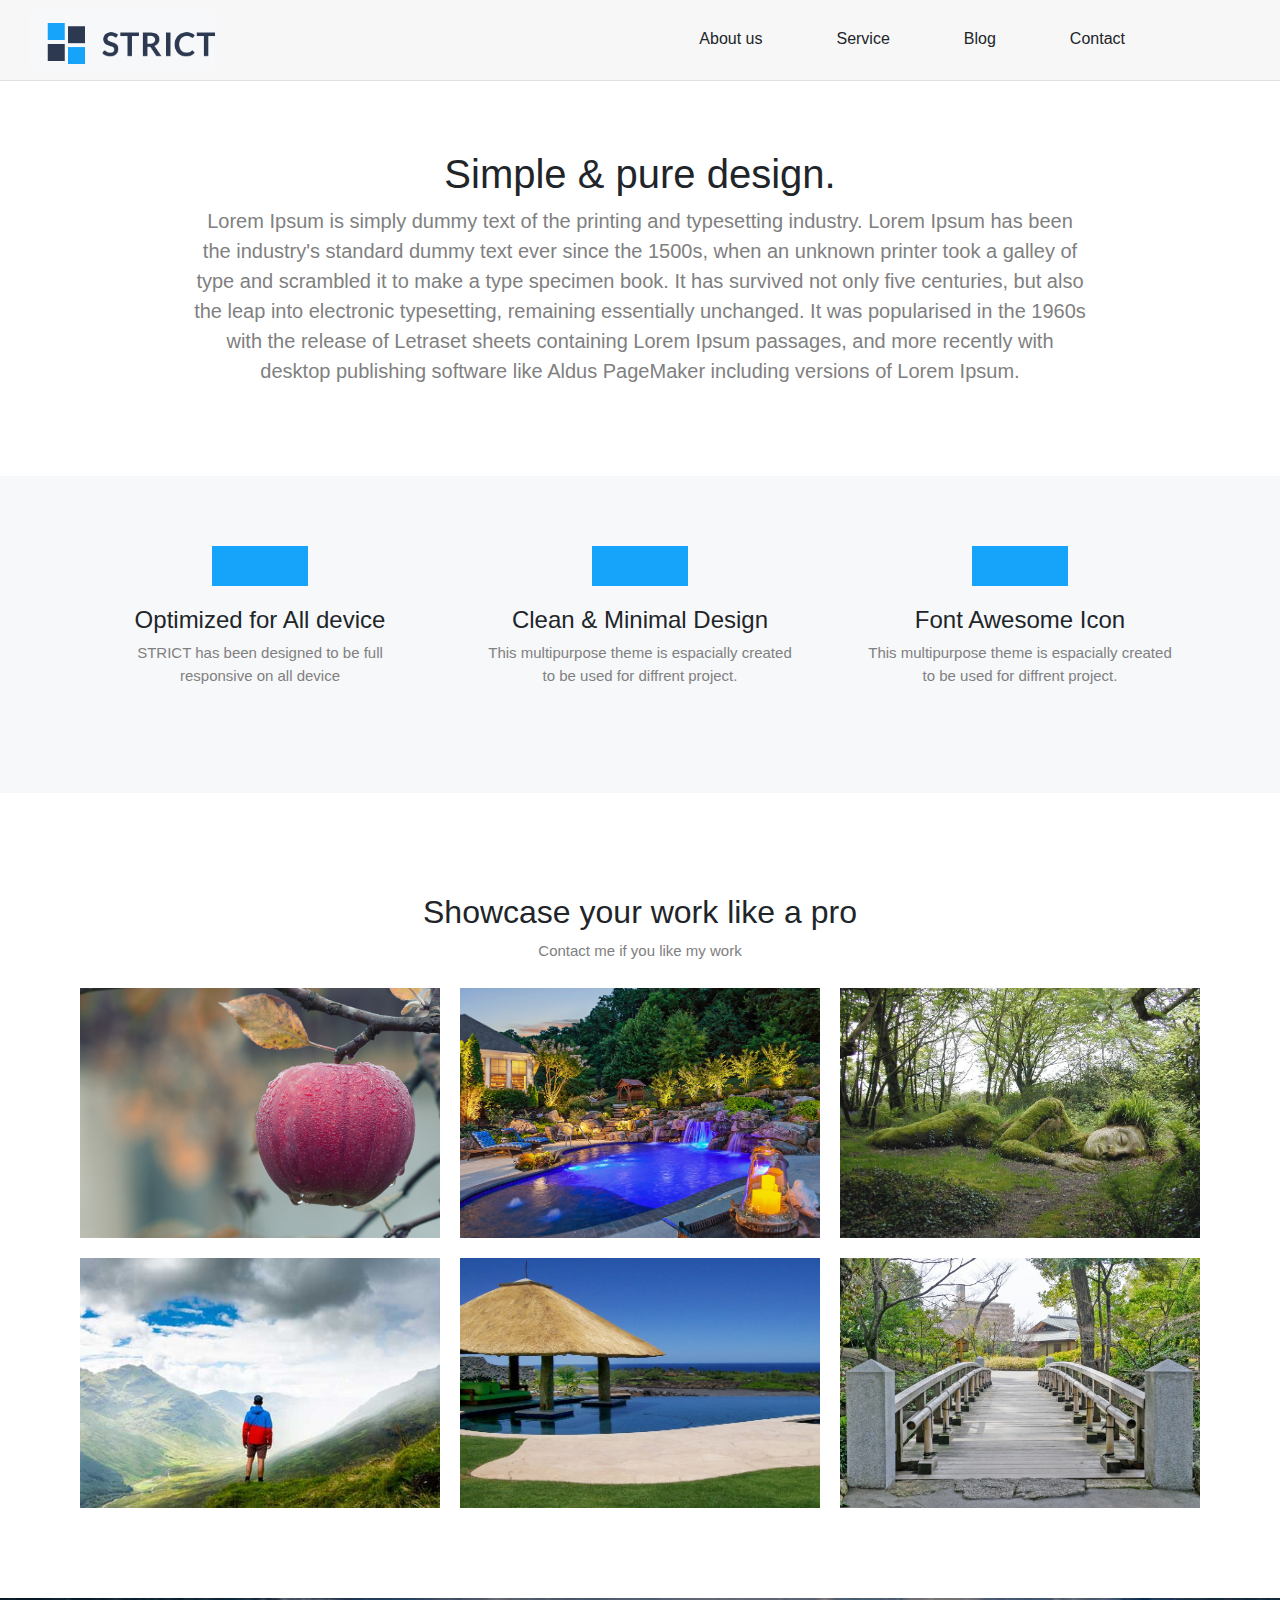
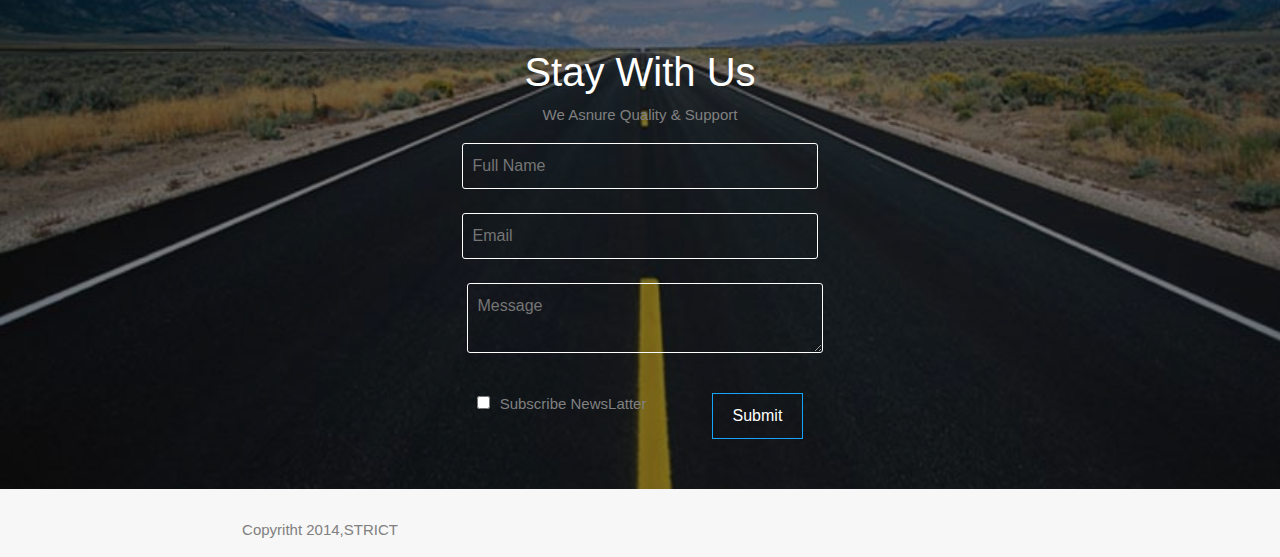
<file: html css and Bootstrap excersie/index.html>
<html>
<head>
	<meta charset="utf-8">
	<meta name="viewport" content="width=device-width, initial-scale=1">
	<link  rel="StyleSheet" href="./css/style.css">
	<link rel="stylesheet" href="https://maxcdn.bootstrapcdn.com/bootstrap/4.2.1/css/bootstrap.min.css">
	<link rel="stylesheet" href="https://use.fontawesome.com/releases/v5.6.3/css/all.css" integrity="sha384-UHRtZLI+pbxtHCWp1t77Bi1L4ZtiqrqD80Kn4Z8NTSRyMA2Fd33n5dQ8lWUE00s/" crossorigin="anonymous">  	
	<script src="https://ajax.googleapis.com/ajax/libs/jquery/3.3.1/jquery.min.js"></script>
  	<script src="https://cdnjs.cloudflare.com/ajax/libs/popper.js/1.14.6/umd/popper.min.js"></script>
  	<script src="https://maxcdn.bootstrapcdn.com/bootstrap/4.2.1/js/bootstrap.min.js"></script>
  	<script>
  	$(document).ready(function(){
  		$("#gridbtn").click(function(){
   			 $("#menudiv").slideToggle("fast");
  			});
  		
		});
  	</script>
</head>
<body>


<div id="header">
	<div id="logodiv" >
		<img src="./image/logo.png" height="60">	
	</div>
	<div id="gridbtn">
		<span style="font-size: 3em;" id="btn">
			<i class="fas fa-align-justify"></i>
		</span>
	</div>
	<div id="menudiv">
		<ul id="menulist" style="margin:0px;paddding:0px;">
			<li id="aboutus-item1">About us</li>	
			<li id="service-item2">Service
				<ul id="service-submenu">
					<li>Service Menu1</li>
					<li>Service Menu2</li>
					<li>Service Menu3</li>
					<li>Service Menu4</li>	
				</ul>
			</li>
			<li id="blog-item3">Blog</li>
			<li id="contact-item2">Contact</li>			
		</ul>

	</div>
	
</div>



<div id="inro" style="padding-top:150px;text-align:center;">
	<div class="container">
	<h1>Simple & pure design.</h1>	
	<div class="col-lg-10 col-md-10 col-sm-12 col-xs-12" style="margin:0px auto;">  
	<p  style="font-size:20px;color:gray;">Lorem Ipsum is simply dummy text of the printing and typesetting industry. Lorem Ipsum has been the industry's standard dummy text ever since the 1500s, when 		an unknown printer took a galley of type and scrambled it to make a type specimen book. It has survived not only five centuries, but also the leap into electronic typesetting, remaining 		essentially unchanged. It was popularised  in the 1960s with the release of Letraset sheets containing Lorem Ipsum passages, and more recently with desktop publishing software like Aldus PageMaker 		including versions of Lorem Ipsum.
	</p> 
</div>
</div>





<div id="service">
	<div class="container">
  		<div class="row">
   			 <div class="col-lg-4 col-md-4 col-sm-12 col-xs-12 servicebox" >
				<div class="servicelogo" style="margin:0px auto;">
					<span style="font-size:3em;color:white;" id="btn">
						<i class="fas fa-mobile-alt"></i>
					</span>
				</div>
				<div class="service-contain">
					<h4>Optimized for All device</h4>
					<p  style="font-size:15px;color:gray;">
						STRICT has been designed to be full<br/>
						responsive on all device
					</p>
				</div>
							
		
			</div>
   			 <div class="col-lg-4 col-md-4 col-sm-12 col-xs-12  servicebox" >
				<div class="servicelogo" style="margin:0px auto;">
						<span style="font-size:3em;color:white;" id="btn">
							<i class="fas fa-paper-plane"></i>
						</span>
				</div>
				<div class="service-contain">
					<h4>Clean & Minimal Design</h4>
					<p  style="font-size:15px;color:gray;">
						This multipurpose theme is espacially created<br/>
						to be used for diffrent project. 
					</p>
				</div>
				

			</div>
    			<div class="col-lg-4 col-md-4 col-sm-12 col-xs-12  servicebox" >
				<div class="servicelogo" style="margin:0px auto;">
							<span style="font-size:3em;color:white;" id="btn">
								<i class="fas fa-bullhorn"></i>
							</span>
					</div>
					<div class="service-contain">
						<h4>Font Awesome Icon</h4>
						<p  style="font-size:15px;color:gray;">
							This multipurpose theme is espacially created<br/>
							to be used for diffrent project. 
						</p>
					</div>
			
		
			</div>
  		</div>
	</div>

</div>




<div id="gallary" style="margin-top:100px;">
	
  			<div  class="col-lg-12 col-md-12 col-sm-12 col-xs-12 " >			
				<h2 style="text-align:center;">Showcase your work like a pro</h2>
				<p  style="font-size:15px;color:gray;">Contact me if you like my work</p>
			</div>		
		
		<div class="container">
			<div class="row">
				<div class="col-lg-4 col-md-4 col-sm-12 col-xs-12" style="padding:10px;"  >
					<div class="imagebox" style="background:url('image/img.jpg');background-position:center;background-size:cover;width:100%;height:250px;">
							<div class="imageoverlay">
										<br/><br/><br/><br/>
										<span style="font-size:1em;color:white;border:1px solid;padding:10px;margin-right:5px;border-radius:2px;margin-top:2500px;" id="btn">
											<i class="fas fa-search-plus"></i>
										</span>
										<span style="font-size:1em;color:white;border:1px solid;padding:10px;margin-right:5px;border-radius:2px;" id="btn">
											<i class="fas fa-link"></i>
										</span>
									
							</div>
					</div>
				</div>
				
				<div class="col-lg-4 col-md-4 col-sm-12 col-xs-12" style="padding:10px;"  >
					<div class="imagebox" style="background:url('image/img6.jpg');background-position:center;background-size:cover;width:100%;height:250px;">
							<div class="imageoverlay">
										<br/><br/><br/><br/>
										<span style="font-size:1em;color:white;border:1px solid;padding:10px;margin-right:5px;border-radius:2px;margin-top:2500px;" id="btn">
											<i class="fas fa-search-plus"></i>
										</span>
										<span style="font-size:1em;color:white;border:1px solid;padding:10px;margin-right:5px;border-radius:2px;" id="btn">
											<i class="fas fa-link"></i>
										</span>
									
							</div>
					</div>
				</div>
				<div class="col-lg-4 col-md-4 col-sm-12 col-xs-12" style="padding:10px;"  >
					<div class="imagebox" style="background:url('image/img2.jpg');background-position:center;background-size:cover;width:100%;height:250px;">
							<div class="imageoverlay">
										<br/><br/><br/><br/>
										<span style="font-size:1em;color:white;border:1px solid;padding:10px;margin-right:5px;border-radius:2px;margin-top:2500px;" id="btn">
											<i class="fas fa-search-plus"></i>
										</span>
										<span style="font-size:1em;color:white;border:1px solid;padding:10px;margin-right:5px;border-radius:2px;" id="btn">
											<i class="fas fa-link"></i>
										</span>
									
							</div>
					</div>
				</div>
				<div class="col-lg-4 col-md-4 col-sm-12 col-xs-12" style="padding:10px;"  >
					<div class="imagebox" style="background:url('image/img3.jpg');background-position:center;background-size:cover;width:100%;height:250px;">
						<div class="imageoverlay">
										<br/><br/><br/><br/>
										<span style="font-size:1em;color:white;border:1px solid;padding:10px;margin-right:5px;border-radius:2px;margin-top:2500px;" id="btn">
											<i class="fas fa-search-plus"></i>
										</span>
										<span style="font-size:1em;color:white;border:1px solid;padding:10px;margin-right:5px;border-radius:2px;" id="btn">
											<i class="fas fa-link"></i>
										</span>
									
							</div>
					</div>
				</div>
				<div class="col-lg-4 col-md-4 col-sm-12 col-xs-12" style="padding:10px;"  >
					<div class="imagebox" style="background:url('image/img4.jpg');background-position:center;background-size:cover;width:100%;height:250px;">
							<div class="imageoverlay">
										<br/><br/><br/><br/>
										<span style="font-size:1em;color:white;border:1px solid;padding:10px;margin-right:5px;border-radius:2px;margin-top:2500px;" id="btn">
											<i class="fas fa-search-plus"></i>
										</span>
										<span style="font-size:1em;color:white;border:1px solid;padding:10px;margin-right:5px;border-radius:2px;" id="btn">
											<i class="fas fa-link"></i>
										</span>
									
							</div>
					</div>
				</div>
				
				<div class="col-lg-4 col-md-4 col-sm-12 col-xs-12" style="padding:10px;"  >
					<div class="imagebox" style="background:url('image/img7.jpg');background-position:center;background-size:cover;width:100%;height:250px;">
							<div class="imageoverlay">
										<br/><br/><br/><br/>
										<span style="font-size:1em;color:white;border:1px solid;padding:10px;margin-right:5px;border-radius:2px;margin-top:2500px;" id="btn">
											<i class="fas fa-search-plus"></i>
										</span>
										<span style="font-size:1em;color:white;border:1px solid;padding:10px;margin-right:5px;border-radius:2px;" id="btn">
											<i class="fas fa-link"></i>
										</span>
									
							</div>
					</div>
				</div>
				


			</div>
		</div>


</div>




<div id="formdiv">
	<div id="overlay" style="width:100%;background:rgba(0,0,0,0.5);padding-top:50px; padding-bottom:50px;">
		<div class="col-lg-12 col-md-12 col-sm-12 col-xs-12" style="margin:0px auto;text-align: center;" >
			<h1 style="color:white;">Stay With Us</h1>
			<p  style="font-size:15px;color:gray;">We Asnure Quality & Support</p>
		</div>
		<div class="col-lg-4 col-md-4 col-sm-12 col-xs-12" style="margin:0px auto;" >
			<form>
					<input type="text" class="txtcntrl" placeholder="Full Name"><br/><br/>
					<input type="text" class="txtcntrl" placeholder="Email"><br/><br/>
					<textarea  class="txtcntrl"placeholder="Message" style="margin-left:10px;"></textarea><br/><br/>
					
		</div>
		<div class="col-lg-4 col-md-4 col-sm-12 col-xs-12" style="margin:0px auto;text-align:left;" id="btndiv">
		
			<input type="checkbox" name=""><span  style="font-size:15px;margin-left:10px;color:gray;">Subscribe NewsLatter</span>
			<input type="submit" id="submitbtn">
		</div>
		<div style="clear:both;"></div>
	</div>
</div>




<div id="footer">
	
	<div class="row" style="margin:0px;padding:0px;">
		<div class="col-lg-6 col-md-6 col-sm-12 col-xs-12" style="margin:0px;padding-top:30px;">
			<p  style="font-size:15px;color:gray;">Copyritht 2014,STRICT</p>
		</div>
		<div class="col-lg-6 col-md-6 col-sm-12 col-xs-12" style="margin:0px;">
			<span style="font-size:3em;color:#16A4FA;" class="socialmedialink">
				<i class="fab fa-facebook-square"></i>
			</span>
			<span style="font-size:3em;color:#16A4FA;" class="socialmedialink">
				<i class="fab fa-twitter-square"></i>
			</span>
			<span style="font-size:3em;color:#16A4FA;" class="socialmedialink">
				<i class="fab fa-google-plus-square"></i>
			</span>
			<span style="font-size:3em;color:#16A4FA;" class="socialmedialink">
				<i class="fab fa-linkedin"></i>
			</span>
		</div>
	</div>
</div>	



</body>

</html>
</file>
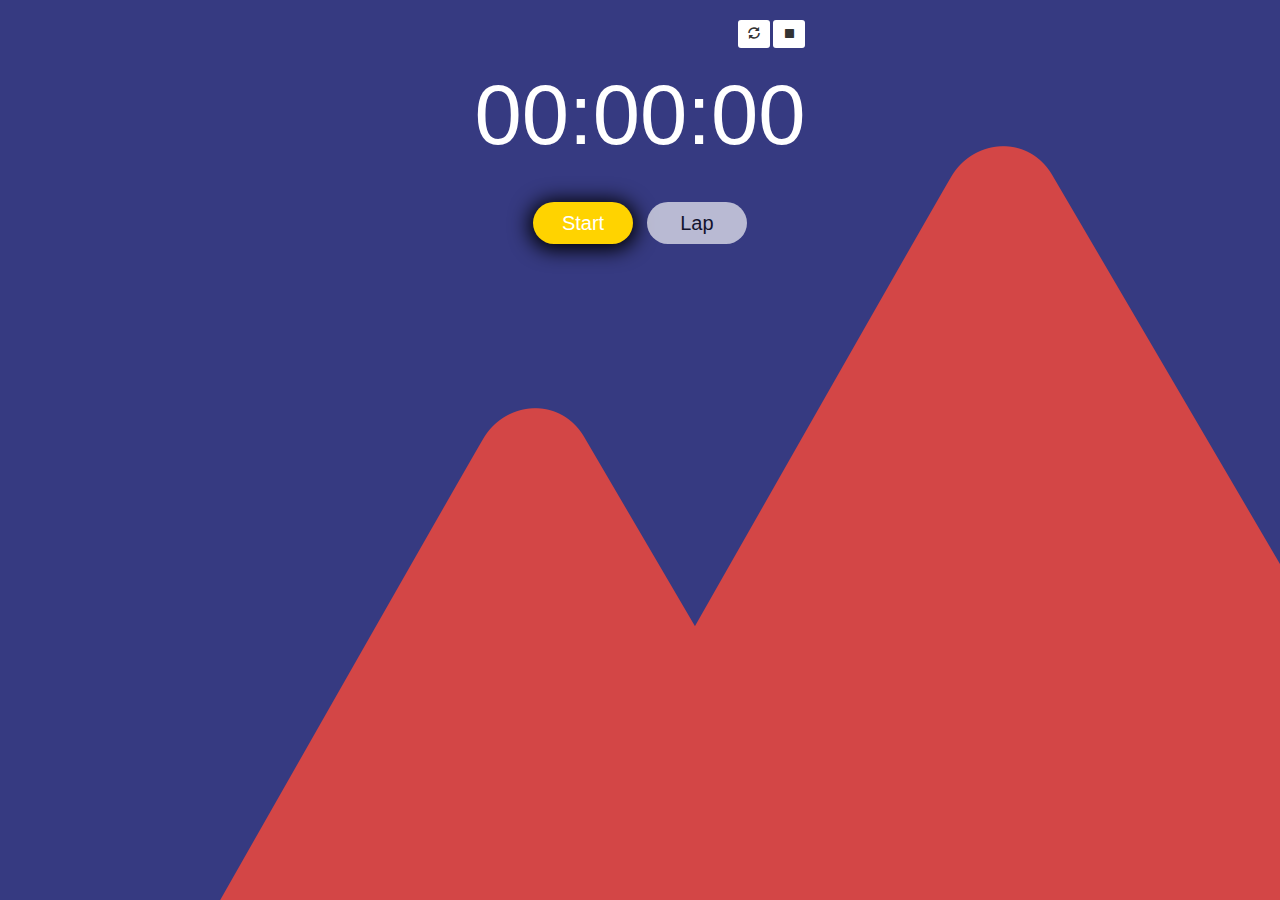
<file: stopwatch/index.html>
<!DOCTYPE html>
<html lang="en">
<head>
  <title>Bootstrap Example</title>
  <meta charset="utf-8">
  <meta name="viewport" content="width=device-width, initial-scale=1">
  <link rel="stylesheet" href="https://maxcdn.bootstrapcdn.com/bootstrap/3.4.0/css/bootstrap.min.css">
  <script src="https://ajax.googleapis.com/ajax/libs/jquery/3.3.1/jquery.min.js"></script>
  <script src="https://maxcdn.bootstrapcdn.com/bootstrap/3.4.0/js/bootstrap.min.js"></script>
	<script>
	var lap=new Array();
		var hour=0;
		var min=0;
		var sec=0;
		var obj={};
		

		function pad2(number) {
				return (number < 10 ? '0' : '') + number
		}
		function incrementsec()
		{

			if(sec >= 59)
			{
				sec=0;
			}
			else
			{
				sec++;
			}
			document.getElementById("sectext").innerHTML=pad2(sec);
		}
		function incrementmin()
		{

			if(min >= 59)
			{
				min=0;
			}
			else{
				if(sec >= 59)
				{
					min++;
				}
			}
				
			document.getElementById("mintext").innerHTML=pad2(min);
		}
		function incrementhour()
		{
			if(hour >= 59)
			{
				hour=0;
			}
			else{
				if(min >= 59)
				{
					hour++;
				}
			}
				
			document.getElementById("hourtext").innerHTML=pad2(hour)
		}
		var time;
		function start()
		{
			time=setInterval(function(){ incrementsec();incrementmin(); incrementhour() }, 1000);
			document.getElementById("lapbtn").disabled = false;
		}
		function stop()
		{
			clearInterval(time);
			
		}
		function reset()
		{
			hour=0;
			min=0;
			sec=0;
			localStorage.setItem("sflag",false);
		
			document.getElementById("hourtext").innerHTML=pad2(hour);
			document.getElementById("mintext").innerHTML=pad2(min);
			document.getElementById("sectext").innerHTML=pad2(sec);

			clearInterval(time);
		}
		var cnt=0;
		function laptime()
		{	
			cnt++;
	
			if(cnt>10)
			{
				alert("Only 10 lap allow");
			}
			else
			{
			
					var div=document.createElement("DIV");
					div.setAttribute("class", "col-lg-12 col-md-12  col-sm-12 col-xs-12"); 
					div.setAttribute("style", "border-left:5px solid;border-color:#FFD300;background:white;margin-top:10px;padding:10px;");			
					var s=document.createElement("SPAN");
							
					
					var s1=document.createElement("SPAN");
					s1.setAttribute("style", "float:right;");			
					
					
					if(lap.length==0)
					{
						time=pad2(hour).toString() + pad2(min).toString() + pad2(sec).toString();
						obj.ctime=time;
						obj.laptime=time;
						//alert(obj.ctime);
						//alert(obj.laptime);
					
						lap.push(obj);
						
						var t = document.createTextNode(pad2(hour) + ":" + pad2(min)+ ":" + pad2(sec));
						var t1 = document.createTextNode(pad2(hour) + ":" + pad2(min)+ ":" + pad2(sec));
						obj = null;
						
						s.appendChild(t);
						s1.appendChild(t1);
					}
					else{
							var ind=lap.length-1;
							var obj1={};
							obj1.ctime=pad2(hour).toString() + pad2(min).toString() + pad2(sec).toString();
							//alert(obj1.ctime);
							var currunttime=parseInt(pad2(hour).toString() +pad2(min).toString() + pad2(sec).toString());
							//alert(currunttime);
							var pasttime=lap[ind].ctime;
							//alert(pasttime);
							var laptime=currunttime-pasttime;
							//alert(laptime);
							if(laptime<100000 && laptime > 100000)
							{
								laptime="0"+laptime; //099999
							}
							else if(laptime<10000 && laptime >= 1000)
							{
								laptime="00"+laptime//009999
							}
							else if(laptime<1000 && laptime >= 100)
							{
								laptime="000"+laptime//000999
							}
							else if(laptime < 100 && laptime >= 10)
							{
								laptime="0000"+laptime //000099
							}
							else if(laptime < 10 )
							{
								laptime="00000"+laptime //000009
							}
							obj1.laptime=laptime;
							lap.push(obj1);
							
							var t = document.createTextNode(pad2(hour) + ":" + pad2(min)+ ":" + pad2(sec));
							var t1 = document.createTextNode(laptime.substr(0,2)+ ":" + laptime.substr(2,2)+ ":" + laptime.substr(4,2));
							s.appendChild(t);
							s1.appendChild(t1);
						
						
						
					}

						
						div.appendChild(s);
						div.appendChild(s1);				
						var lapdiv=document.getElementById("lapdiv");
						lapdiv.appendChild(div);
			}
		}

		
	</script>
	<style>
	html,body
	{
		margin:0px;
		padding:0px;
		height:100%;
		background-attachment:fixed;
	}
	.counttext
	{
		color:white;
		font-size:85px;
		
	}
	.btn{
		font-size:20px;
		width:100px;
		color:white;
		border-radius:50px;
		box-shadow:0px 2px 20px 4px black;
	}
	.lapdiv{
		border-left:5px solid;border-color:#FFD300;background:white;
	}
	#startbtn{
		background:#FFD300;
		
	}
	#lapbtn{
	color:black;
	background:white;
	}
	body{
		background:#363A81;
		}
	@media only screen and (max-width:600px) {
	.counttext
	{
		font-size:50px;
	}
	}

	</style>
	
 </head>
<body onbeforeunload="closewindow()" onload="openwindow()">
 <div id="imagebg" style="width:100%;height:100%;background:url('imagebg.png');background-size:cover;background-position:center;background-attachment:fixed;"> 
<div class="container-fluid" style="padding-top:20px;">
	<div class="row">	
		<div class="col-lg-3 col-md-3  col-sm-0 col-xs-0">
		</div>
		<div class="col-lg-6 col-md-6 col-sm-12 col-xs-12">
		<center>	
			<table >
				<tr >
					<td colspan="5" align="right">
						 <button type="button" class="btn-default btn-sm" style="border:none;" onclick="reset()">
							<span class="glyphicon glyphicon-refresh"></span> 
						</button>
						<button type="button" class="btn-default btn-sm" style="border:none;" onclick="stop()">
							<span class="glyphicon glyphicon-stop"></span> 
						</button>
					</td>
				</tr>
				<tr>
					<td>
						<div id="hourdiv">	
							<h1  class="counttext" id="hourtext">00</h1>
						</div>
					</td>
					<td>
						<h1  class="counttext">:</h1>
					</td>
					
					<td>
						<div id="mindiv">	
							<h1  class="counttext" id="mintext">00</h1>
						</div>
					</td>
					<td>
						<h1  class="counttext">:</h1>
					</td>
					<td>
						<div id="secdiv">	
							<h1  class="counttext" id="sectext">00</h1>
						</div>
					</td>
				</tr>
			</table>
			
		</div>
		<div class="col-lg-3 col-md-3  col-sm-0 col-xs-0">
		</div>
	</div>
	<div class="row" style="padding-top:30px;">
		<div class="col-lg-3 col-md-3  col-sm-0 col-xs-0">
		</div>
		<div class="col-lg-6 col-md-6 col-sm-12 col-xs-12">
		<center>	
			<button type="button" class="btn" id="startbtn" onclick="start()">Start</button>
			<button type="button" class="btn" id="lapbtn" style="margin-left:10px;" onclick="laptime()" disabled="true" >Lap</button>
	
		</div>
		<div class="col-lg-3 col-md-3  col-sm-0 col-xs-0">
		</div>
			
	</div>
	<div class="row" style="padding:10px;" id="lapdiv">
	
	</div>
	
</div>
</div>
</body>
</html>
</file>
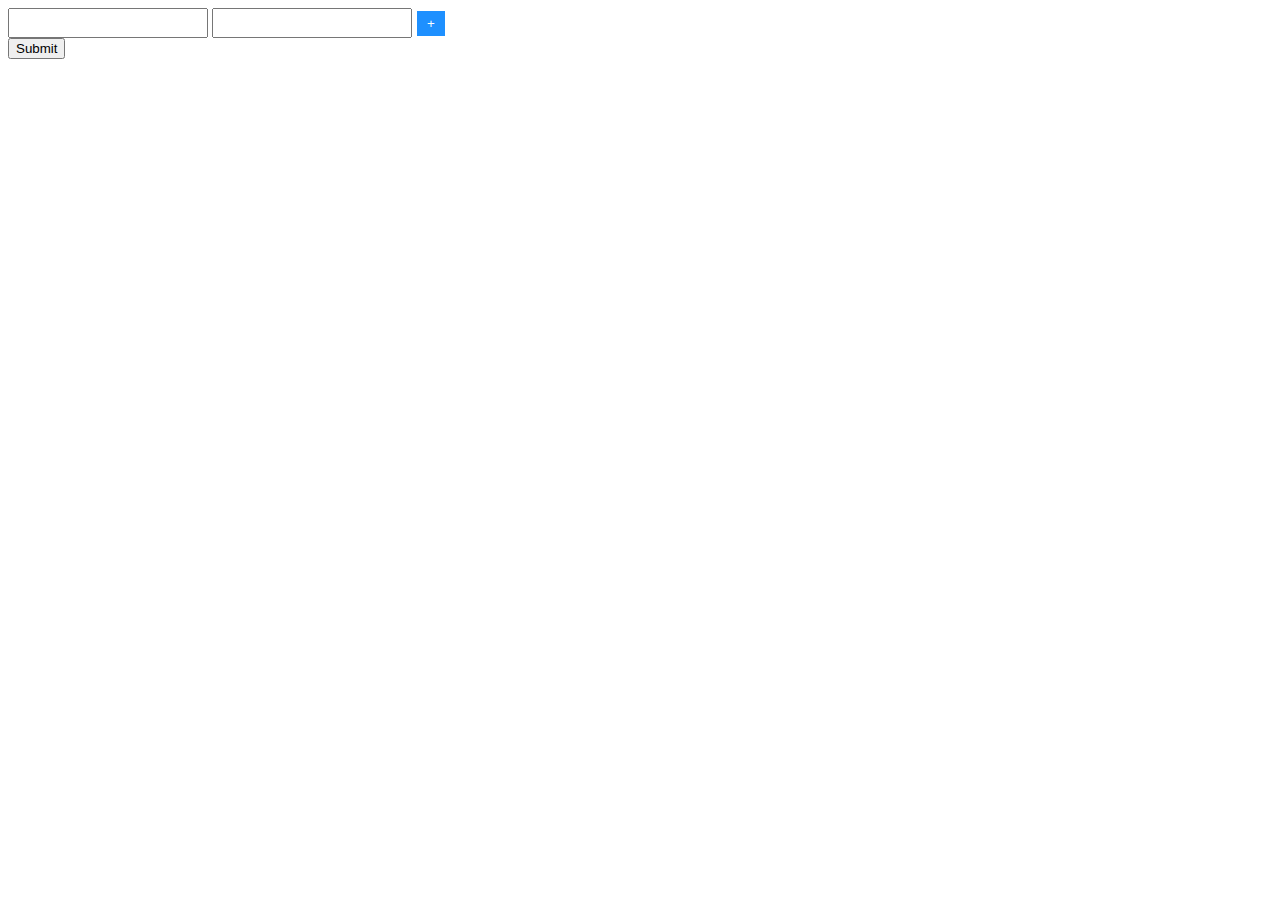
<file: Dom task.html>
<html>
<head>
<style>
input[type=text]
{
	width:200px;
	height:30px;
}
.add{
background:#1E90FF;
color:white;
padding:5px 10px;
border:1px solid;
}
.remove{
background:red;
color:white;
padding:5px 10px;
border:1px solid;
}
td
{
padding:20px;
}

</style>
<script>
let count=1;

function insertAfter(nnode, rnode) {
    rnode.parentNode.insertBefore(nnode, rnode.nextSibling);

}
function add(a)
{
	var d=document.createElement("DIV");
	d.id="mydiv"+count;
	
	var input = document.createElement('input'); 
	input.type = "text";
	input.id="txt"
	input.setAttribute("name","txt");	
	d.appendChild(input); 	
	var input1 = document.createElement('input'); 
	input1.type = "text";
	input1.id="txt"
	input1.setAttribute("name","txt1");
	count++;
	d.appendChild(input1); 		
	var btn = document.createElement('Button'); 
	btn.innerHTML = "+";
	btn.setAttribute("onclick","add(this)" );
	btn.setAttribute("class","add");
	d.appendChild(btn); 
	var btn1 = document.createElement('Button'); 
	btn1.innerHTML = "-";
	btn1.setAttribute("class","remove");
	btn1.setAttribute("onclick","remove(this)" );
	d.appendChild(btn1); 		
	var pd=document.getElementById(a.parentNode.id);	
	insertAfter(d,pd);	
}

function remove(j)
{
	var pd=document.getElementById(j.parentNode.id);
	pd.removeChild(pd.childNodes[0]);
	pd.removeChild(pd.childNodes[1]);
	pd.removeChild(pd.childNodes[0]);
	pd.removeChild(pd.childNodes[0]);
	
}
function getvalue()
{	

	document.getElementById("tab").innerHTML="";
	var td,t;
	var tbl=document.createElement("TABLE");
	tbl.setAttribute("border","1");
	
	var texts = document.getElementsByName("txt");
	var texts1= document.getElementsByName("txt1");
	for( var i = 0; i < texts.length; i ++ ) {
		var  tr=document.createElement("TR");
		var  td=document.createElement("TD");
		var t = document.createTextNode(texts[i].value);
		td.appendChild(t);
		tr.appendChild(td);	
		var  td=document.createElement("TD");
		var t = document.createTextNode(texts1[i].value);
		td.appendChild(t);
		
		tr.appendChild(td);		
		tbl.appendChild(tr);		 
		
  	}	
	document.getElementById("tab").appendChild(tbl);
}

</script>
<head>
</head>
<div id="mydiv">
	<input type="text" id="txt" name="txt"> 
	<input type="text" id="txt" name="txt1"> 
	<button onclick="add(this)" class="add">+</button> 



</div>
<button onclick="getvalue()">Submit</button>


<div id="tab">
</div>
</body>
</head>
</file>
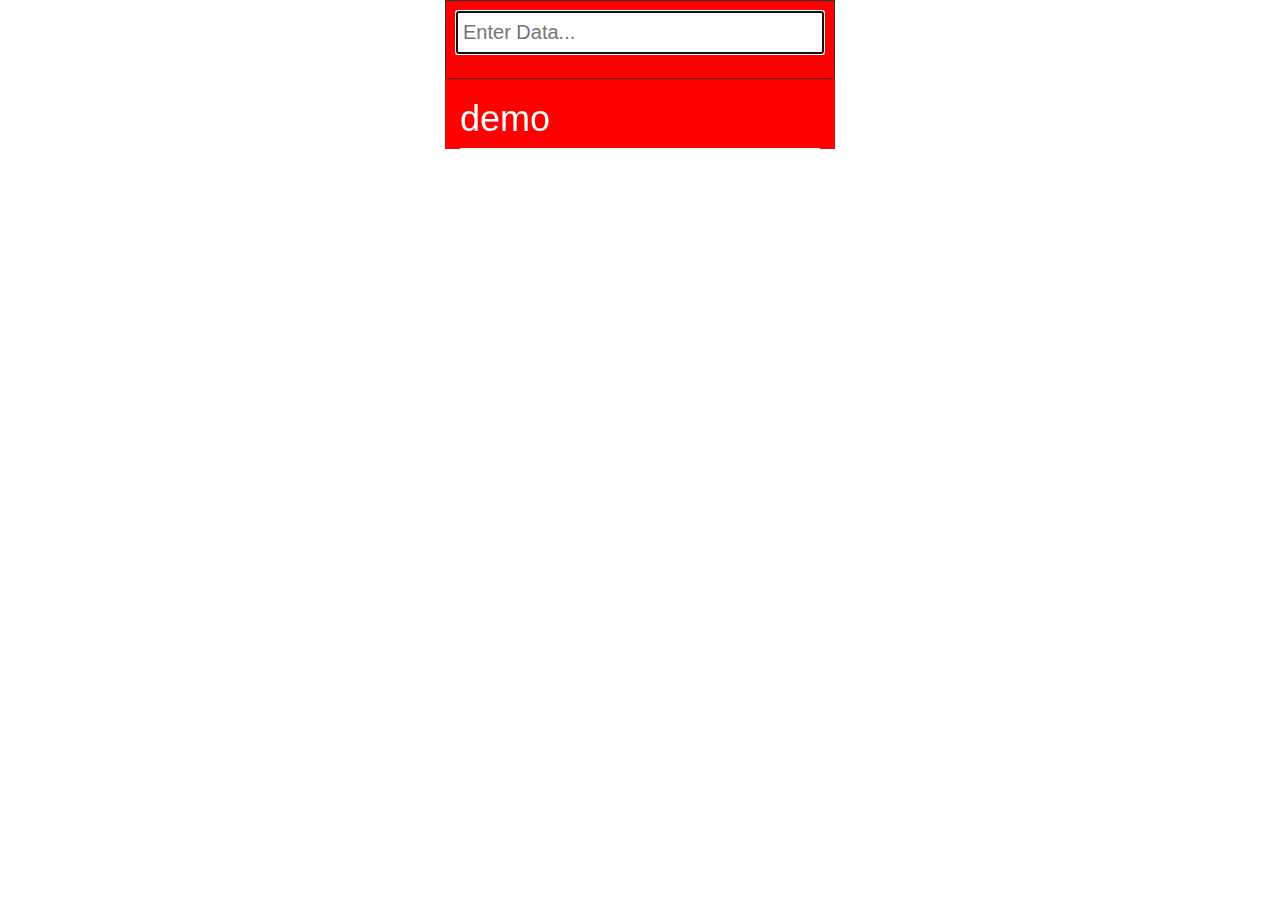
<file: Todo list with loacal storage and touch event/TODO List.html>
<html>
<head>
	<title>Todo List::Created By:-Akshay Soni</title>
	<meta charset="utf-8">
	<meta name="viewport" content="width=device-width, initial-scale=1">
	<link rel="stylesheet" href="https://maxcdn.bootstrapcdn.com/bootstrap/3.4.0/css/bootstrap.min.css">
	<script src="https://ajax.googleapis.com/ajax/libs/jquery/3.3.1/jquery.min.js"></script>
	<script src="https://maxcdn.bootstrapcdn.com/bootstrap/3.4.0/js/bootstrap.min.js"></script>
	<script>
		var pagex;
		var pagex1;



		let j=JSON.parse(localStorage.getItem("mydata"));
		if(j== null)
		{

			let a={};
			a["data"]=["demo"];
			localStorage.setItem("mydata",JSON.stringify(a));
		}

		function loaddata()
		{	

			let data1=JSON.parse(localStorage.getItem("mydata"));
			let arr=data1["data"];
			var cnt=0;
			for(let val of arr)
			{

				var div = document.createElement("DIV");
				div.setAttribute("onmousedown","touchstart(event,this)");
				
				
				div.setAttribute("onmouseup","touchend(event,this)");
				div.setAttribute("ontouchmove","mobiletouch(event,this)");

				div.setAttribute("class","innerdiv");
				div.classList.add("flipInX");

				var h1tag = document.createElement("H1");

				var txt= document.createTextNode(val);
				h1tag.appendChild(txt);

				div.appendChild(h1tag);

				var btn = document.createElement("BUTTON");
				btn.innerHTML="X";
				btn.value=cnt;
				btn.setAttribute("onclick","del(this)");

				div.appendChild(btn);

				var datadiv=document.getElementById("datadiv");
				datadiv.appendChild(div);
				cnt++;
			}

		}

		function del(a)
		{
			let data1=JSON.parse(localStorage.getItem("mydata"));
			let arr=data1["data"];
			arr.splice(a.value,1);
			localStorage.setItem("mydata",JSON.stringify(data1));
			location.reload();
		}
		function abc()
		{
			let data1=JSON.parse(localStorage.getItem("mydata"));
			let arr=data1["data"];
			var val=document.getElementById("text").value;
			arr.unshift(val);
			localStorage.setItem("mydata",JSON.stringify(data1));


//	var li = document.createElement("LI");

//	li.innerHTML=inputvalue;

///	var uldiv=document.getElementById("data");
//	uldiv.appendChild(li);



}

function touchstart(event)
{
	 pagex=0;
	 pagex=0;
	pagex=event.pageX;
		//console.log(pagex);	


	}
	function touchend(event,j)
	{

		pagex1=event.pageX;
		//console.log(pagex1);

		touchevent(j);
	}
	function touchevent(k)
	{
		var x=pagex1-pagex;

		if(x > 10)
		{
			k.style.marginLeft="0%";
			k.style.transition="1s";
		}	
		if(x < 0)
		{
			k.style.marginLeft="-32%";
			k.style.transition="1s";
		}
	}
	function mobiletouch(event,k)
	{
		 pagex=0;
	 	pagex=0;
		pagex=event.touches[0].clientX;;
		pagex1=event.touches[0].clientY;
		var x=pagex1-pagex;

		if(x < 10)
		{
			k.style.marginLeft="0%";
			k.style.transition="1s";
		}	
		if(x > 0)
		{
			k.style.marginLeft="-32%";
			k.style.transition="1s";
		}
	}


</script>
<style>
html,body
{
	margin:0px;
	padding:0px;
}
.data
{
	width:100%;
	padding:10px;
	background:red;
	color:white;
}
.main
{
	border:1px solid;
	background:red;
	padding: 10px;
}
.datadiv
{

	width:100%;
	color:white;
	border-bottom: 1px solid white;
	overflow:hidden;
}
.innerdiv
{

	display:flex;
	width:130%;

}
.innerdiv button
{

	color:red;

	background:white;
	padding: 20px;
	border:none;

}
.innerdiv h1
{
	width:465px;

}
/*.innerdiv:hover
{
	margin-left: -32%;
	transition:1s;
	}*/




</style>
</head>

<body onload="loaddata()">


	<div class="container">
		<div class="row ">
			<div class="col-lg-4 col-md-4"  >

			</div>
			<div class="col-lg-4 col-md-4 col-sm-12 col-xs-12 main" >
				<form onsubmit="abc()">
					<input type="text" id ="text" style="width: 100%;font-size: 20px;padding:5px;" autofocus="on" autocomplete="off" placeholder="Enter Data...">
				</form>
			</div>
		</div>
		<div class="row " >
			<div class="col-lg-4 col-md-4" >

			</div>
			<div class="col-lg-4 col-md-4 col-sm-12 col-xs-12" style="background:red;"  >
				<div class="datadiv" id="datadiv">
					

				</div>

			</div>
		</div>
	</div>


</body>
</head>
</file>
<file: html css and Bootstrap excersie/css/style.css>
html,body
{
	margin:0px;
	padding:0px;
}
#header
{
	width:100%;
	background:#f7f7f7;
	z-index:9999;
	border-bottom:1px solid #E0E0E0;
	position:fixed;


}
#logodiv
{
	padding:10px;
	height:100%;
	margin-left:20px;
	float:left;
	


}
#menudiv
{
	height:100%;
	margin-right:10%;
	float:right;
	
}


	
#menudiv ul li
{
	list-style-type:none;
	
	padding:27px;
	margin-left:20px;
	float:left;
}

#menudiv ul li:hover
{
		background:#16A4FA;
	
}

#menudiv ul li ul
{
	
	display:none;
	color:black;
	background:#F7F8FA;

	position:absolute;
}
#menudiv ul li ul  li {
	
	clear:both;
	background:#F7F8FA;
	margin:0px;
	padding:27px 50px  27px 50px;
	
	
}
#menudiv ul li ul  li:hover {
		background:#16A4FA;
	
	
}
#menudiv ul li ul

{
	margin-left:-27px;
	margin-top:28px;


}
#service-item2:hover > #service-submenu
{
	display:block;
}
#gridbtn
{
	float:right;
	display:none;
	padding:20px;
}


#service
{
	background:#F7F8FA;
	width:100%;
	margin-top:7%;
}


.servicebox
{
	padding:70px;

}
.servicelogo
{
	padding:20px;
	width:6em;
	background:#16A4FA;
}
.service-contain
{
	padding:20px;
}
ul#service-submenu {
    clear: both;
    margin: 0px;
    padding: 0px;
}
.img-container
{
	padding:5px;
}
.imageoverlay
{
	width: 100%;
	height: 100%;
	display:none
}
.imagebox:hover > .imageoverlay
{
	display:block;
	background:rgba(22, 164, 250,0.8);
}
#formdiv
{
		width:100%;
		background:url('../image/formbg.jpg');
		background-position: center;
		background-size:cover;
		margin-top:80px;


}
.txtcntrl
{
	border:1px solid;
	border-color: white;
	padding:10px;
	color:white;
	width:90%;
	border-radius:3px;
	background:none;
}
#btndiv
{
	padding-left:50px;padding-right:50px;
}

#footer
{
	width:100%;
	background:#f7f7f7;
	padding-top:0px;
	padding-bottom:0px;
}
.imagebox:hover
{	

}
#submitbtn
{
	border:1px solid;padding:10px 20px 10px 20px;border-color:#16A4FA;color:white;float:right;
	background:none;
	
}

#submitbtn:hover
{
	background: #16A4FA;
	
}
.socialmedialink
{
	font-size:3em;
	color:#16A4FA;
}
.socialmedialink:hover
{
	font-size:3em;
	color:#16A4FA;
}
@media only screen and (max-width: 600px) {
#menudiv ul
{
	padding:0px;
}
#btndiv
{
	padding-left:40px;padding-right:29px;

}

	#gridbtn
	{
		display:block	
	}	
	#menudiv	
	{
		display:none;
	}
	#menudiv ul li
	{
		list-style-type:none;
		
		padding:27px;
		margin-left:20px;
		float:left;

	}
	
	#menudiv ul li
	{
		text-align: center;
		margin-left:20px;
		width: 100%;
	}
	#menudiv ul li ul  {
	
			width: 100%;
			margin: 0px;
			padding: 0px;	
			position:relative;
}
	
}
@media only screen and (max-width: 1024px) {
#submitbtn
{
	width: 100%;
}


}
</file>
